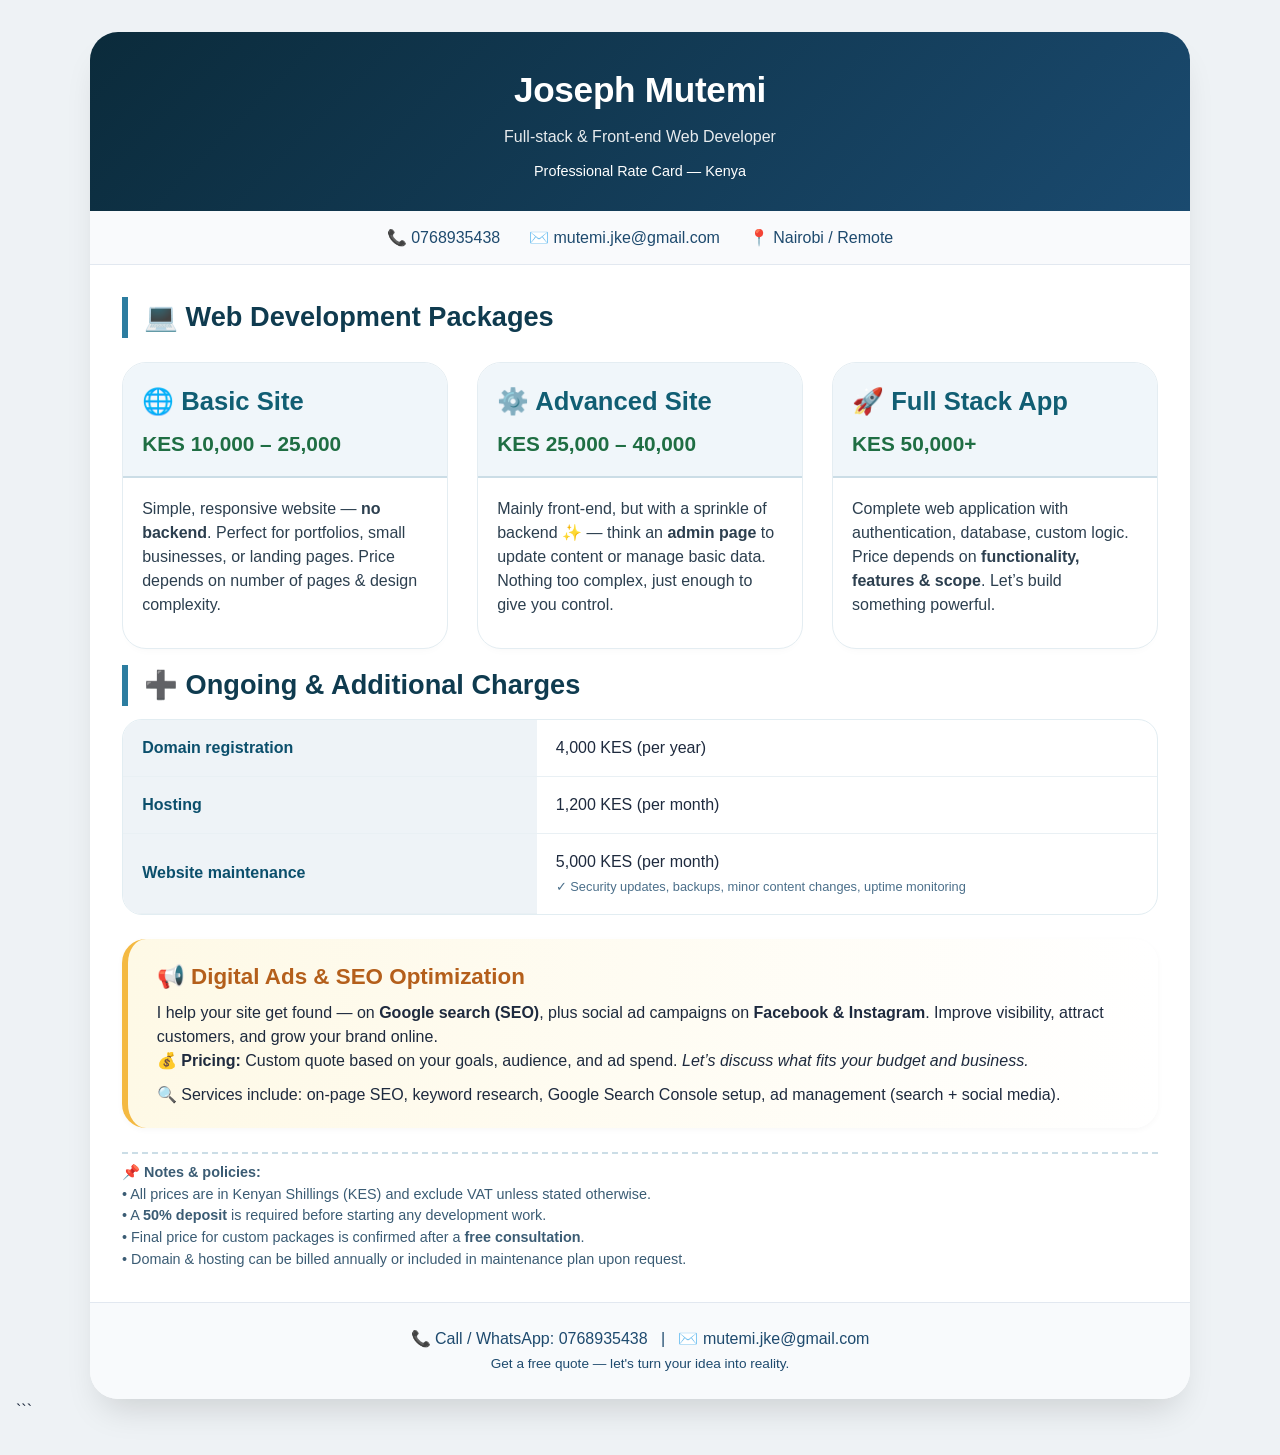
<file: ticket/docs/rate_card.html>
<!DOCTYPE html>
<html lang="en">
<head>
  <meta charset="UTF-8">
  <meta name="viewport" content="width=device-width, initial-scale=1.0, print-scale: 1">
  <title>Joseph Mutemi – Web Developer Rate Card</title>
  <style>
    * {
      margin: 0;
      padding: 0;
      box-sizing: border-box;
    }

    body {
      background: #eef2f5;
      font-family: 'Segoe UI', Roboto, 'Helvetica Neue', sans-serif;
      line-height: 1.5;
      padding: 2rem 1rem;
      color: #1e2a3e;
    }

    .rate-card {
      max-width: 1100px;
      margin: 0 auto;
      background: white;
      border-radius: 28px;
      box-shadow: 0 20px 35px -12px rgba(0, 0, 0, 0.15);
      overflow: hidden;
      transition: all 0.2s;
    }

    /* header section */
    .header {
      background: linear-gradient(135deg, #0b2b3b, #1a4a6f);
      color: white;
      padding: 2rem 2rem 1.8rem 2rem;
      text-align: center;
    }

    .header h1 {
      font-size: 2.2rem;
      font-weight: 600;
      letter-spacing: -0.3px;
      margin-bottom: 0.5rem;
    }

    .header .tagline {
      font-size: 1rem;
      opacity: 0.9;
      margin-top: 0.25rem;
    }

    .contact-bar {
      background: #f9fafc;
      display: flex;
      flex-wrap: wrap;
      justify-content: center;
      gap: 1.8rem;
      padding: 0.9rem 1.5rem;
      border-bottom: 1px solid #e2e8f0;
      font-weight: 500;
      color: #1e4a6e;
    }

    .contact-bar span {
      display: inline-flex;
      align-items: center;
      gap: 0.5rem;
    }

    /* package cards grid */
    .packages {
      padding: 2rem 2rem 1rem 2rem;
    }

    .section-title {
      font-size: 1.7rem;
      font-weight: 700;
      border-left: 6px solid #2c7da0;
      padding-left: 1rem;
      margin-bottom: 1.5rem;
      color: #0f3b4f;
    }

    .card-grid {
      display: flex;
      flex-wrap: wrap;
      gap: 1.8rem;
      justify-content: space-between;
    }

    .p-card {
      flex: 1;
      min-width: 240px;
      background: #ffffff;
      border-radius: 24px;
      border: 1px solid #e4edf2;
      box-shadow: 0 6px 12px -8px rgba(0,0,0,0.05);
      transition: transform 0.2s ease, box-shadow 0.2s;
      overflow: hidden;
    }

    .p-card:hover {
      transform: translateY(-4px);
      box-shadow: 0 20px 25px -12px rgba(0, 0, 0, 0.1);
    }

    .card-header {
      background: #f0f6fa;
      padding: 1.2rem 1.2rem 0.8rem;
      border-bottom: 2px solid #cbdde6;
    }

    .card-header h3 {
      font-size: 1.6rem;
      font-weight: 700;
      color: #115e73;
    }

    .price {
      font-size: 1.3rem;
      font-weight: 800;
      color: #1f6e43;
      margin: 0.5rem 0 0.2rem;
    }

    .card-body {
      padding: 1.2rem;
    }

    .card-body p {
      color: #2c3f4f;
      margin-bottom: 0.75rem;
    }

    /* table for other charges */
    .charges-table {
      background: #ffffff;
      margin: 0 2rem 1.5rem 2rem;
      border-radius: 20px;
      border: 1px solid #e2edf2;
      overflow: hidden;
    }

    .charges-table table {
      width: 100%;
      border-collapse: collapse;
      font-size: 1rem;
    }

    .charges-table th, .charges-table td {
      padding: 1rem 1.2rem;
      text-align: left;
      border-bottom: 1px solid #e9f0f4;
    }

    .charges-table th {
      background: #eef3f7;
      font-weight: 700;
      color: #0b4f6c;
      width: 40%;
    }

    .charges-table tr:last-child td {
      border-bottom: none;
    }

    .highlight {
      background: #fef9e3;
    }

    .ad-package {
      background: linear-gradient(to right, #fef9e6, #ffffff);
      margin: 1rem 2rem 1.5rem 2rem;
      padding: 1.3rem 1.8rem;
      border-radius: 24px;
      border-left: 6px solid #f4b942;
      box-shadow: 0 2px 6px rgba(0,0,0,0.03);
    }

    .ad-package h3 {
      font-size: 1.4rem;
      color: #b45f1b;
      margin-bottom: 0.5rem;
    }

    .notes {
      margin: 1.5rem 2rem 2rem 2rem;
      padding-top: 0.5rem;
      border-top: 2px dashed #cbdde6;
      font-size: 0.9rem;
      color: #3b5c74;
    }

    .footer-cta {
      background: #f8fafc;
      text-align: center;
      padding: 1.5rem;
      font-weight: 500;
      border-top: 1px solid #e2e8f0;
      color: #1e4a6e;
    }

    @media (max-width: 780px) {
      .card-grid {
        flex-direction: column;
      }
      .header h1 {
        font-size: 1.7rem;
      }
      .packages, .charges-table, .ad-package, .notes {
        margin-left: 1rem;
        margin-right: 1rem;
      }
      .charges-table th, .charges-table td {
        padding: 0.8rem;
      }
    }

    @media print {
      body {
        background: white;
        padding: 0.3in;
      }
      .rate-card {
        box-shadow: none;
        border-radius: 0;
      }
      .p-card:hover {
        transform: none;
      }
      .contact-bar {
        background: #f2f2f2;
        print-color-adjust: exact;
      }
      .header {
        background: #0b2b3b;
        print-color-adjust: exact;
      }
    }
  </style>
</head>
<body>
<div class="rate-card">
  <div class="header">
    <h1>Joseph Mutemi</h1>
    <div class="tagline">Full‑stack & Front‑end Web Developer</div>
    <div style="margin-top: 12px; font-size:0.9rem;">Professional Rate Card — Kenya</div>
  </div>
  <div class="contact-bar">
    <span>📞 0768935438</span>
    <span>✉️ mutemi.jke@gmail.com</span>
    <span>📍 Nairobi / Remote</span>
  </div>

  <!-- Packages -->
  <div class="packages">
    <div class="section-title">💻 Web Development Packages</div>
    <div class="card-grid">
      <!-- Basic Site -->
      <div class="p-card">
        <div class="card-header">
          <h3>🌐 Basic Site</h3>
          <div class="price">KES 10,000 – 25,000</div>
        </div>
        <div class="card-body">
          <p>Simple, responsive website — <strong>no backend</strong>. Perfect for portfolios, small businesses, or landing pages. Price depends on number of pages & design complexity.</p>
        </div>
      </div>
      <!-- Advanced Site -->
      <div class="p-card">
        <div class="card-header">
          <h3>⚙️ Advanced Site</h3>
          <div class="price">KES 25,000 – 40,000</div>
        </div>
        <div class="card-body">
          <p>Mainly front‑end, but with a sprinkle of backend ✨ — think an <strong>admin page</strong> to update content or manage basic data. Nothing too complex, just enough to give you control.</p>
        </div>
      </div>
      <!-- Full Stack App -->
      <div class="p-card">
        <div class="card-header">
          <h3>🚀 Full Stack App</h3>
          <div class="price">KES 50,000+</div>
        </div>
        <div class="card-body">
          <p>Complete web application with authentication, database, custom logic. Price depends on <strong>functionality, features & scope</strong>. Let’s build something powerful.</p>
        </div>
      </div>
    </div>
  </div>

  <!-- Other charges table -->
  <div class="section-title" style="margin: 0 2rem 0.8rem 2rem;">➕ Ongoing & Additional Charges</div>
  <div class="charges-table">
    <table>
      <tr>
        <th>Domain registration</th>
        <td>4,000 KES <span style="font-weight:normal;">(per year)</span></td>
      </tr>
      <tr>
        <th>Hosting</th>
        <td>1,200 KES <span style="font-weight:normal;">(per month)</span></td>
      </tr>
      <tr>
        <th>Website maintenance</th>
        <td>5,000 KES <span style="font-weight:normal;">(per month)</span><br>
        <span style="font-size:0.8rem; color:#4b6f8a;">✓ Security updates, backups, minor content changes, uptime monitoring</span>
        </td>
      </tr>
    </table>
  </div>

  <!-- Advertising & SEO package -->
  <div class="ad-package">
    <h3>📢 Digital Ads & SEO Optimization</h3>
    <p>I help your site get found — on <strong>Google search (SEO)</strong>, plus social ad campaigns on <strong>Facebook & Instagram</strong>. Improve visibility, attract customers, and grow your brand online.</p>
    <p><strong>💰 Pricing:</strong> Custom quote based on your goals, audience, and ad spend. <em>Let’s discuss what fits your budget and business.</em></p>
    <div style="margin-top: 10px;">🔍 Services include: on‑page SEO, keyword research, Google Search Console setup, ad management (search + social media).</div>
  </div>

  <!-- Notes -->
  <div class="notes">
    <p><strong>📌 Notes & policies:</strong><br>
    • All prices are in Kenyan Shillings (KES) and exclude VAT unless stated otherwise.<br>
    • A <strong>50% deposit</strong> is required before starting any development work.<br>
    • Final price for custom packages is confirmed after a <strong>free consultation</strong>.<br>
    • Domain & hosting can be billed annually or included in maintenance plan upon request.</p>
  </div>

  <div class="footer-cta">
    📞 Call / WhatsApp: 0768935438 &nbsp;&nbsp;|&nbsp;&nbsp; ✉️ mutemi.jke@gmail.com <br>
    <span style="font-size: 0.85rem;">Get a free quote — let's turn your idea into reality.</span>
  </div>
</div>
</body>
</html>
```
</file>
